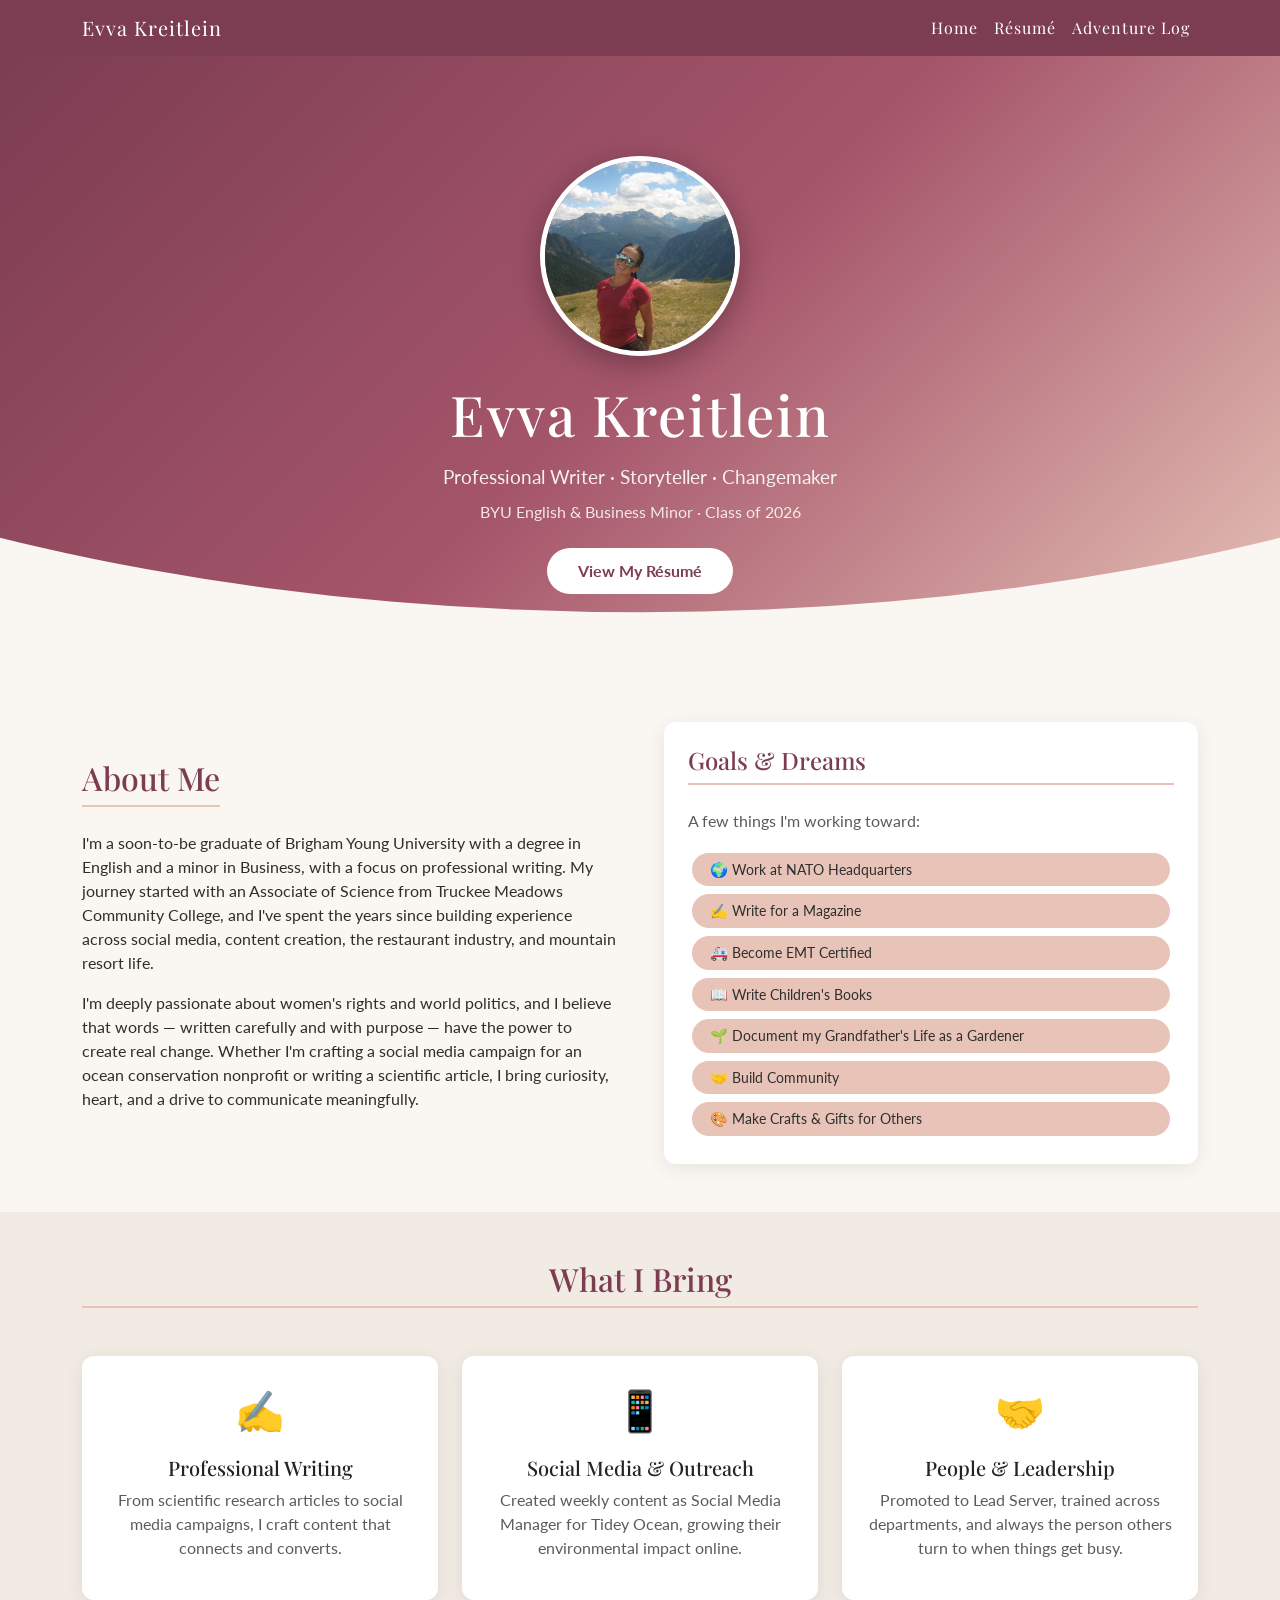
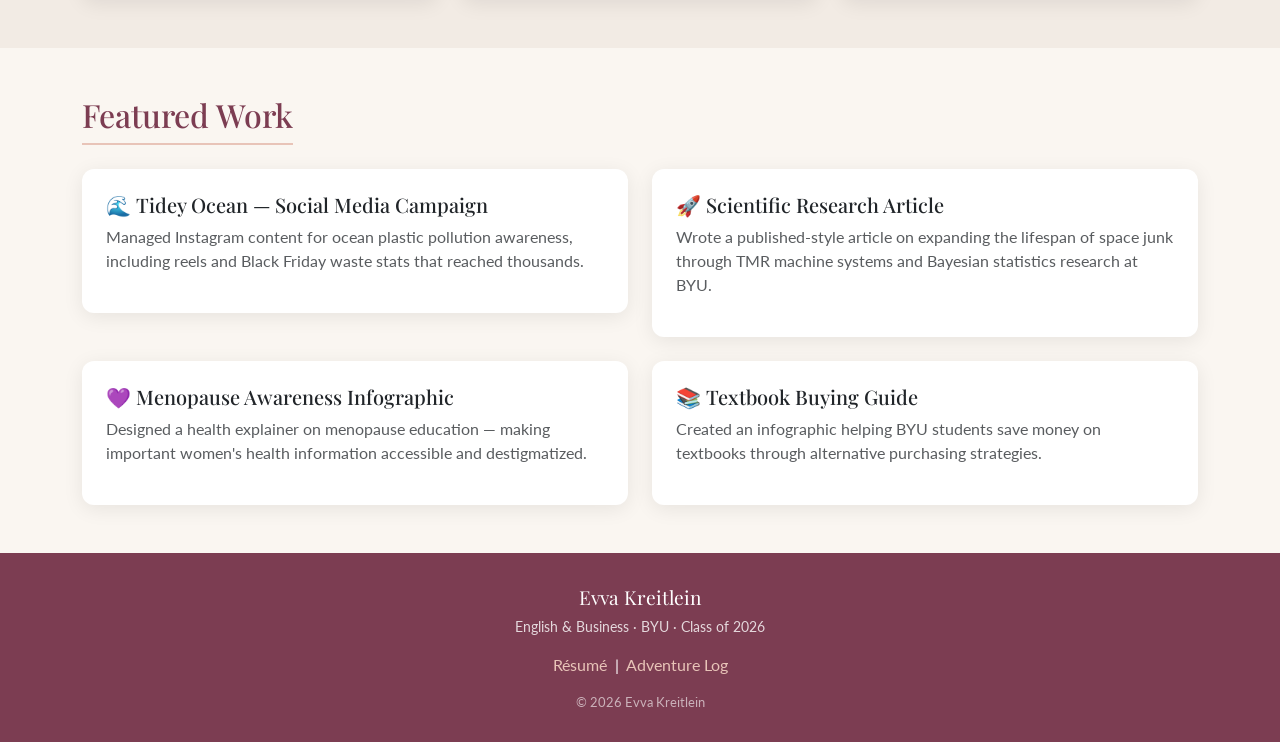
<file: index.html>
<!DOCTYPE html>
<html lang="en">
<head>
  <meta charset="UTF-8" />
  <meta name="viewport" content="width=device-width, initial-scale=1.0"/>
  <title>Evva Kreitlein</title>
  <link href="https://cdn.jsdelivr.net/npm/bootstrap@5.3.2/dist/css/bootstrap.min.css" rel="stylesheet"/>
  <link href="https://fonts.googleapis.com/css2?family=Playfair+Display:wght@400;700&family=Lato:wght@300;400;700&display=swap" rel="stylesheet"/>
  <link rel="stylesheet" href="https://cdn.jsdelivr.net/npm/bootstrap-icons@1.11.1/font/bootstrap-icons.css"/>
  <style>
    :root {
      --cream: #faf6f1;
      --blush: #e8c4b8;
      --wine: #7c3d52;
      --sage: #8a9e8a;
      --charcoal: #2e2e2e;
    }
    body { font-family: 'Lato', sans-serif; background-color: var(--cream); color: var(--charcoal); }
    h1, h2, h3, h4, h5 { font-family: 'Playfair Display', serif; }

    /* NAV */
    .navbar { background-color: var(--wine) !important; }
    .navbar-brand, .nav-link { color: #fff !important; font-family: 'Playfair Display', serif; letter-spacing: 1px; }
    .nav-link:hover { color: var(--blush) !important; }

    /* HERO */
    .hero {
      background: linear-gradient(135deg, var(--wine) 0%, #a5556a 50%, var(--blush) 100%);
      color: white;
      padding: 100px 0 80px;
      clip-path: ellipse(100% 90% at 50% 0%);
    }
    .hero h1 { font-size: 3.5rem; letter-spacing: 2px; }
    .hero p { font-size: 1.2rem; opacity: 0.9; max-width: 600px; margin: auto; }
    .hero-img {
      width: 200px; height: 200px;
      border-radius: 50%;
      border: 5px solid white;
      object-fit: cover;
      box-shadow: 0 8px 30px rgba(0,0,0,0.3);
    }

    /* SECTIONS */
    .section-title { color: var(--wine); border-bottom: 2px solid var(--blush); padding-bottom: 8px; display: inline-block; margin-bottom: 1.5rem; }
    .card { border: none; border-radius: 12px; box-shadow: 0 4px 20px rgba(0,0,0,0.08); transition: transform 0.2s; }
    .card:hover { transform: translateY(-4px); }
    .card-header { background-color: var(--wine); color: white; border-radius: 12px 12px 0 0 !important; font-family: 'Playfair Display', serif; }

    /* GOALS PILLS */
    .goal-pill { background-color: var(--blush); color: var(--charcoal); border-radius: 30px; padding: 6px 18px; display: inline-block; margin: 4px; font-size: 0.9rem; }

    /* FOOTER */
    footer { background-color: var(--wine); color: #fff; padding: 30px 0; }
    footer a { color: var(--blush); text-decoration: none; }
  </style>
</head>
<body>

<!-- NAVBAR -->
<nav class="navbar navbar-expand-lg">
  <div class="container">
    <a class="navbar-brand" href="index.html">Evva Kreitlein</a>
    <button class="navbar-toggler" type="button" data-bs-toggle="collapse" data-bs-target="#navbarNav">
      <span class="navbar-toggler-icon" style="filter:invert(1)"></span>
    </button>
    <div class="collapse navbar-collapse" id="navbarNav">
      <ul class="navbar-nav ms-auto">
        <li class="nav-item"><a class="nav-link" href="index.html">Home</a></li>
        <li class="nav-item"><a class="nav-link" href="resume.html">Résumé</a></li>
        <li class="nav-item"><a class="nav-link" href="scratch.html">Adventure Log</a></li>
      </ul>
    </div>
  </div>
</nav>

<!-- HERO -->
<section class="hero text-center">
  <div class="container">
    <img src="images/Profile_pic.jpg" alt="Evva Kreitlein" class="hero-img mb-4"/>
    <h1>Evva Kreitlein</h1>
    <p class="mt-3">Professional Writer · Storyteller · Changemaker</p>
    <p class="mt-2" style="font-size:1rem; opacity:0.85;">BYU English & Business Minor · Class of 2026</p>
    <a href="resume.html" class="btn mt-4" style="background:white; color:var(--wine); font-weight:700; border-radius:30px; padding: 10px 30px;">View My Résumé</a>
  </div>
</section>

<!-- ABOUT -->
<section class="py-5">
  <div class="container">
    <div class="row align-items-center g-5">
      <div class="col-md-6">
        <h2 class="section-title">About Me</h2>
        <p>I'm a soon-to-be graduate of Brigham Young University with a degree in English and a minor in Business, with a focus on professional writing. My journey started with an Associate of Science from Truckee Meadows Community College, and I've spent the years since building experience across social media, content creation, the restaurant industry, and mountain resort life.</p>
        <p>I'm deeply passionate about women's rights and world politics, and I believe that words — written carefully and with purpose — have the power to create real change. Whether I'm crafting a social media campaign for an ocean conservation nonprofit or writing a scientific article, I bring curiosity, heart, and a drive to communicate meaningfully.</p>
      </div>
      <div class="col-md-6">
        <div class="card p-4">
          <h4 class="section-title">Goals & Dreams</h4>
          <p class="text-muted mb-3">A few things I'm working toward:</p>
          <span class="goal-pill">🌍 Work at NATO Headquarters</span>
          <span class="goal-pill">✍️ Write for a Magazine</span>
          <span class="goal-pill">🚑 Become EMT Certified</span>
          <span class="goal-pill">📖 Write Children's Books</span>
          <span class="goal-pill">🌱 Document my Grandfather's Life as a Gardener</span>
          <span class="goal-pill">🤝 Build Community</span>
          <span class="goal-pill">🎨 Make Crafts & Gifts for Others</span>
        </div>
      </div>
    </div>
  </div>
</section>

<!-- HIGHLIGHTS -->
<section class="py-5" style="background-color:#f2ebe4;">
  <div class="container">
    <h2 class="section-title text-center d-block">What I Bring</h2>
    <div class="row g-4 mt-2">
      <div class="col-md-4">
        <div class="card h-100 p-4 text-center">
          <div style="font-size:2.5rem; color:var(--wine);">✍️</div>
          <h5 class="mt-3">Professional Writing</h5>
          <p class="text-muted">From scientific research articles to social media campaigns, I craft content that connects and converts.</p>
        </div>
      </div>
      <div class="col-md-4">
        <div class="card h-100 p-4 text-center">
          <div style="font-size:2.5rem; color:var(--wine);">📱</div>
          <h5 class="mt-3">Social Media & Outreach</h5>
          <p class="text-muted">Created weekly content as Social Media Manager for Tidey Ocean, growing their environmental impact online.</p>
        </div>
      </div>
      <div class="col-md-4">
        <div class="card h-100 p-4 text-center">
          <div style="font-size:2.5rem; color:var(--wine);">🤝</div>
          <h5 class="mt-3">People & Leadership</h5>
          <p class="text-muted">Promoted to Lead Server, trained across departments, and always the person others turn to when things get busy.</p>
        </div>
      </div>
    </div>
  </div>
</section>

<!-- PORTFOLIO PREVIEW -->
<section class="py-5">
  <div class="container">
    <h2 class="section-title">Featured Work</h2>
    <div class="row g-4">
      <div class="col-md-6">
        <div class="card p-4">
          <h5>🌊 Tidey Ocean — Social Media Campaign</h5>
          <p class="text-muted">Managed Instagram content for ocean plastic pollution awareness, including reels and Black Friday waste stats that reached thousands.</p>
        </div>
      </div>
      <div class="col-md-6">
        <div class="card p-4">
          <h5>🚀 Scientific Research Article</h5>
          <p class="text-muted">Wrote a published-style article on expanding the lifespan of space junk through TMR machine systems and Bayesian statistics research at BYU.</p>
        </div>
      </div>
      <div class="col-md-6">
        <div class="card p-4">
          <h5>💜 Menopause Awareness Infographic</h5>
          <p class="text-muted">Designed a health explainer on menopause education — making important women's health information accessible and destigmatized.</p>
        </div>
      </div>
      <div class="col-md-6">
        <div class="card p-4">
          <h5>📚 Textbook Buying Guide</h5>
          <p class="text-muted">Created an infographic helping BYU students save money on textbooks through alternative purchasing strategies.</p>
        </div>
      </div>
    </div>
  </div>
</section>

<!-- FOOTER -->
<footer class="text-center">
  <div class="container">
    <p class="mb-1" style="font-family:'Playfair Display',serif; font-size:1.2rem;">Evva Kreitlein</p>
    <p style="opacity:0.8; font-size:0.9rem;">English & Business · BYU · Class of 2026</p>
    <a href="resume.html">Résumé</a> &nbsp;|&nbsp;
    <a href="scratch.html">Adventure Log</a>
    <p class="mt-3 mb-0" style="opacity:0.6; font-size:0.8rem;">© 2026 Evva Kreitlein</p>
  </div>
</footer>

<script src="https://cdn.jsdelivr.net/npm/bootstrap@5.3.2/dist/js/bootstrap.bundle.min.js"></script>
</body>
</html>
</file>
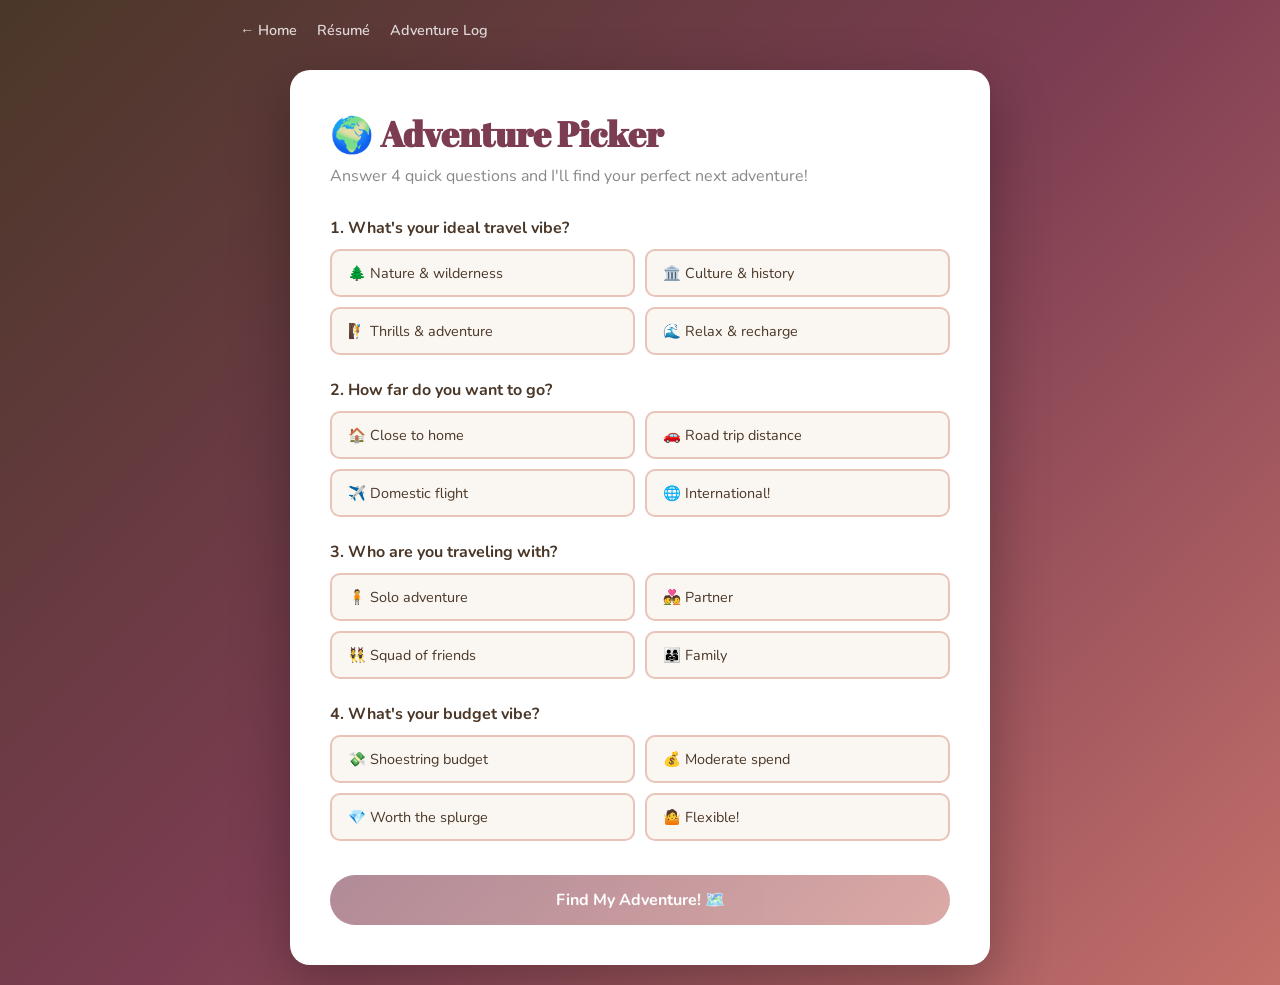
<file: app.html>
<!DOCTYPE html>
<html lang="en">
<head>
  <meta charset="UTF-8"/>
  <meta name="viewport" content="width=device-width, initial-scale=1.0"/>
  <title>Adventure Picker — Evva Kreitlein</title>
  <link href="https://fonts.googleapis.com/css2?family=Abril+Fatface&family=Nunito:wght@300;400;600;700&display=swap" rel="stylesheet"/>
  <style>
    * { margin: 0; padding: 0; box-sizing: border-box; }
    body {
      font-family: 'Nunito', sans-serif;
      background: linear-gradient(135deg, #4a3728 0%, #7c3d52 50%, #c4706a 100%);
      min-height: 100vh;
      display: flex;
      flex-direction: column;
      align-items: center;
      padding: 20px;
    }
    nav {
      width: 100%;
      max-width: 800px;
      display: flex;
      gap: 20px;
      margin-bottom: 30px;
    }
    nav a {
      color: rgba(255,255,255,0.8);
      text-decoration: none;
      font-weight: 600;
      font-size: 0.9rem;
    }
    nav a:hover { color: white; }

    .card {
      background: white;
      border-radius: 20px;
      padding: 40px;
      max-width: 700px;
      width: 100%;
      box-shadow: 0 20px 60px rgba(0,0,0,0.3);
    }
    h1 {
      font-family: 'Abril Fatface', serif;
      color: #7c3d52;
      font-size: 2.2rem;
      margin-bottom: 8px;
    }
    .subtitle {
      color: #888;
      margin-bottom: 30px;
      font-size: 1rem;
    }

    /* QUESTIONS */
    .question-block { margin-bottom: 24px; }
    .question-block label {
      display: block;
      font-weight: 700;
      color: #4a3728;
      margin-bottom: 10px;
      font-size: 1rem;
    }
    .options {
      display: grid;
      grid-template-columns: 1fr 1fr;
      gap: 10px;
    }
    .option-btn {
      background: #faf6f1;
      border: 2px solid #e8c4b8;
      border-radius: 10px;
      padding: 12px 16px;
      cursor: pointer;
      font-family: 'Nunito', sans-serif;
      font-size: 0.9rem;
      color: #4a3728;
      transition: all 0.2s;
      text-align: left;
    }
    .option-btn:hover { border-color: #7c3d52; background: #f2ebe0; }
    .option-btn.selected { background: #7c3d52; color: white; border-color: #7c3d52; }

    .submit-btn {
      background: linear-gradient(135deg, #7c3d52, #c4706a);
      color: white;
      border: none;
      border-radius: 30px;
      padding: 14px 40px;
      font-family: 'Nunito', sans-serif;
      font-size: 1rem;
      font-weight: 700;
      cursor: pointer;
      width: 100%;
      margin-top: 10px;
      transition: transform 0.2s;
    }
    .submit-btn:hover { transform: scale(1.02); }
    .submit-btn:disabled { opacity: 0.6; cursor: not-allowed; transform: none; }

    /* RESULT */
    .result-box {
      display: none;
      background: #faf6f1;
      border-radius: 14px;
      padding: 24px;
      margin-top: 24px;
      border-left: 4px solid #7c3d52;
    }
    .result-box h3 {
      color: #7c3d52;
      font-family: 'Abril Fatface', serif;
      font-size: 1.4rem;
      margin-bottom: 10px;
    }
    .result-box p { color: #4a4a4a; line-height: 1.7; }
    .loading { color: #888; font-style: italic; }

    .reset-btn {
      background: none;
      border: 2px solid #7c3d52;
      color: #7c3d52;
      border-radius: 30px;
      padding: 10px 30px;
      font-family: 'Nunito', sans-serif;
      font-weight: 700;
      cursor: pointer;
      margin-top: 16px;
      transition: all 0.2s;
    }
    .reset-btn:hover { background: #7c3d52; color: white; }

    .emoji-big { font-size: 2rem; margin-bottom: 8px; display: block; }
  </style>
</head>
<body>

<nav>
  <a href="index.html">← Home</a>
  <a href="resume.html">Résumé</a>
  <a href="scratch.html">Adventure Log</a>
</nav>

<div class="card">
  <h1>🌍 Adventure Picker</h1>
  <p class="subtitle">Answer 4 quick questions and I'll find your perfect next adventure!</p>

  <div id="quiz">
    <div class="question-block">
      <label>1. What's your ideal travel vibe?</label>
      <div class="options">
        <button class="option-btn" onclick="select(this, 'vibe', 'nature')">🌲 Nature & wilderness</button>
        <button class="option-btn" onclick="select(this, 'vibe', 'culture')">🏛️ Culture & history</button>
        <button class="option-btn" onclick="select(this, 'vibe', 'adventure')">🧗 Thrills & adventure</button>
        <button class="option-btn" onclick="select(this, 'vibe', 'relax')">🌊 Relax & recharge</button>
      </div>
    </div>

    <div class="question-block">
      <label>2. How far do you want to go?</label>
      <div class="options">
        <button class="option-btn" onclick="select(this, 'distance', 'local')">🏠 Close to home</button>
        <button class="option-btn" onclick="select(this, 'distance', 'road')">🚗 Road trip distance</button>
        <button class="option-btn" onclick="select(this, 'distance', 'domestic')">✈️ Domestic flight</button>
        <button class="option-btn" onclick="select(this, 'distance', 'international')">🌐 International!</button>
      </div>
    </div>

    <div class="question-block">
      <label>3. Who are you traveling with?</label>
      <div class="options">
        <button class="option-btn" onclick="select(this, 'group', 'solo')">🧍 Solo adventure</button>
        <button class="option-btn" onclick="select(this, 'group', 'partner')">💑 Partner</button>
        <button class="option-btn" onclick="select(this, 'group', 'friends')">👯 Squad of friends</button>
        <button class="option-btn" onclick="select(this, 'group', 'family')">👨‍👩‍👧 Family</button>
      </div>
    </div>

    <div class="question-block">
      <label>4. What's your budget vibe?</label>
      <div class="options">
        <button class="option-btn" onclick="select(this, 'budget', 'shoestring')">💸 Shoestring budget</button>
        <button class="option-btn" onclick="select(this, 'budget', 'moderate')">💰 Moderate spend</button>
        <button class="option-btn" onclick="select(this, 'budget', 'splurge')">💎 Worth the splurge</button>
        <button class="option-btn" onclick="select(this, 'budget', 'flexible')">🤷 Flexible!</button>
      </div>
    </div>

    <button class="submit-btn" id="submitBtn" onclick="getRecommendation()" disabled>
      Find My Adventure! 🗺️
    </button>
  </div>

  <div class="result-box" id="resultBox">
    <span class="emoji-big" id="resultEmoji">🌍</span>
    <h3 id="resultTitle">Your Adventure Awaits!</h3>
    <p id="resultText"></p>
    <button class="reset-btn" onclick="resetQuiz()">Try Again ↺</button>
  </div>
</div>

<script>
  const answers = { vibe: null, distance: null, group: null, budget: null };

  function select(btn, category, value) {
    // Deselect others in same group
    const siblings = btn.parentElement.querySelectorAll('.option-btn');
    siblings.forEach(b => b.classList.remove('selected'));
    btn.classList.add('selected');
    answers[category] = value;

    // Enable submit if all answered
    if (answers.vibe && answers.distance && answers.group && answers.budget) {
      document.getElementById('submitBtn').disabled = false;
    }
  }

  async function getRecommendation() {
    const btn = document.getElementById('submitBtn');
    btn.disabled = true;
    btn.textContent = 'Finding your adventure...';

    const resultBox = document.getElementById('resultBox');
    resultBox.style.display = 'block';
    document.getElementById('resultText').innerHTML = '<span class="loading">✨ Thinking of the perfect adventure for you...</span>';
    document.getElementById('resultTitle').textContent = 'One moment...';
    document.getElementById('resultEmoji').textContent = '🔮';

    const prompt = `You are a fun, enthusiastic travel advisor. Based on these preferences, recommend ONE specific adventure destination or experience. Be creative, specific, and exciting!

Travel preferences:
- Vibe: ${answers.vibe}
- Distance willing to travel: ${answers.distance}
- Traveling with: ${answers.group}
- Budget: ${answers.budget}

Give your response in this exact format:
EMOJI: (one relevant emoji)
DESTINATION: (name of the place or experience, max 8 words)
DESCRIPTION: (3-4 sentences about why this is perfect for them, what to do there, and one insider tip. Be warm, fun and enthusiastic!)`;

    try {
      const response = await fetch("https://api.anthropic.com/v1/messages", {
        method: "POST",
        headers: { "Content-Type": "application/json" },
        body: JSON.stringify({
          model: "claude-sonnet-4-20250514",
          max_tokens: 1000,
          messages: [{ role: "user", content: prompt }]
        })
      });

      const data = await response.json();
      const text = data.content[0].text;

      // Parse response
      const emojiMatch = text.match(/EMOJI:\s*(.+)/);
      const destMatch = text.match(/DESTINATION:\s*(.+)/);
      const descMatch = text.match(/DESCRIPTION:\s*([\s\S]+)/);

      document.getElementById('resultEmoji').textContent = emojiMatch ? emojiMatch[1].trim() : '🌍';
      document.getElementById('resultTitle').textContent = destMatch ? destMatch[1].trim() : 'Your Perfect Adventure!';
      document.getElementById('resultText').textContent = descMatch ? descMatch[1].trim() : text;

    } catch (error) {
      document.getElementById('resultEmoji').textContent = '🌄';
      document.getElementById('resultTitle').textContent = 'Adventure Suggestion!';
      document.getElementById('resultText').textContent = 'Based on your answers, try exploring a nearby national park for a nature-filled weekend getaway with stunning views and unforgettable memories!';
    }

    btn.textContent = 'Find My Adventure! 🗺️';
  }

  function resetQuiz() {
    Object.keys(answers).forEach(k => answers[k] = null);
    document.querySelectorAll('.option-btn').forEach(b => b.classList.remove('selected'));
    document.getElementById('submitBtn').disabled = true;
    document.getElementById('submitBtn').textContent = 'Find My Adventure! 🗺️';
    document.getElementById('resultBox').style.display = 'none';
  }
</script>
</body>
</html>
</file>
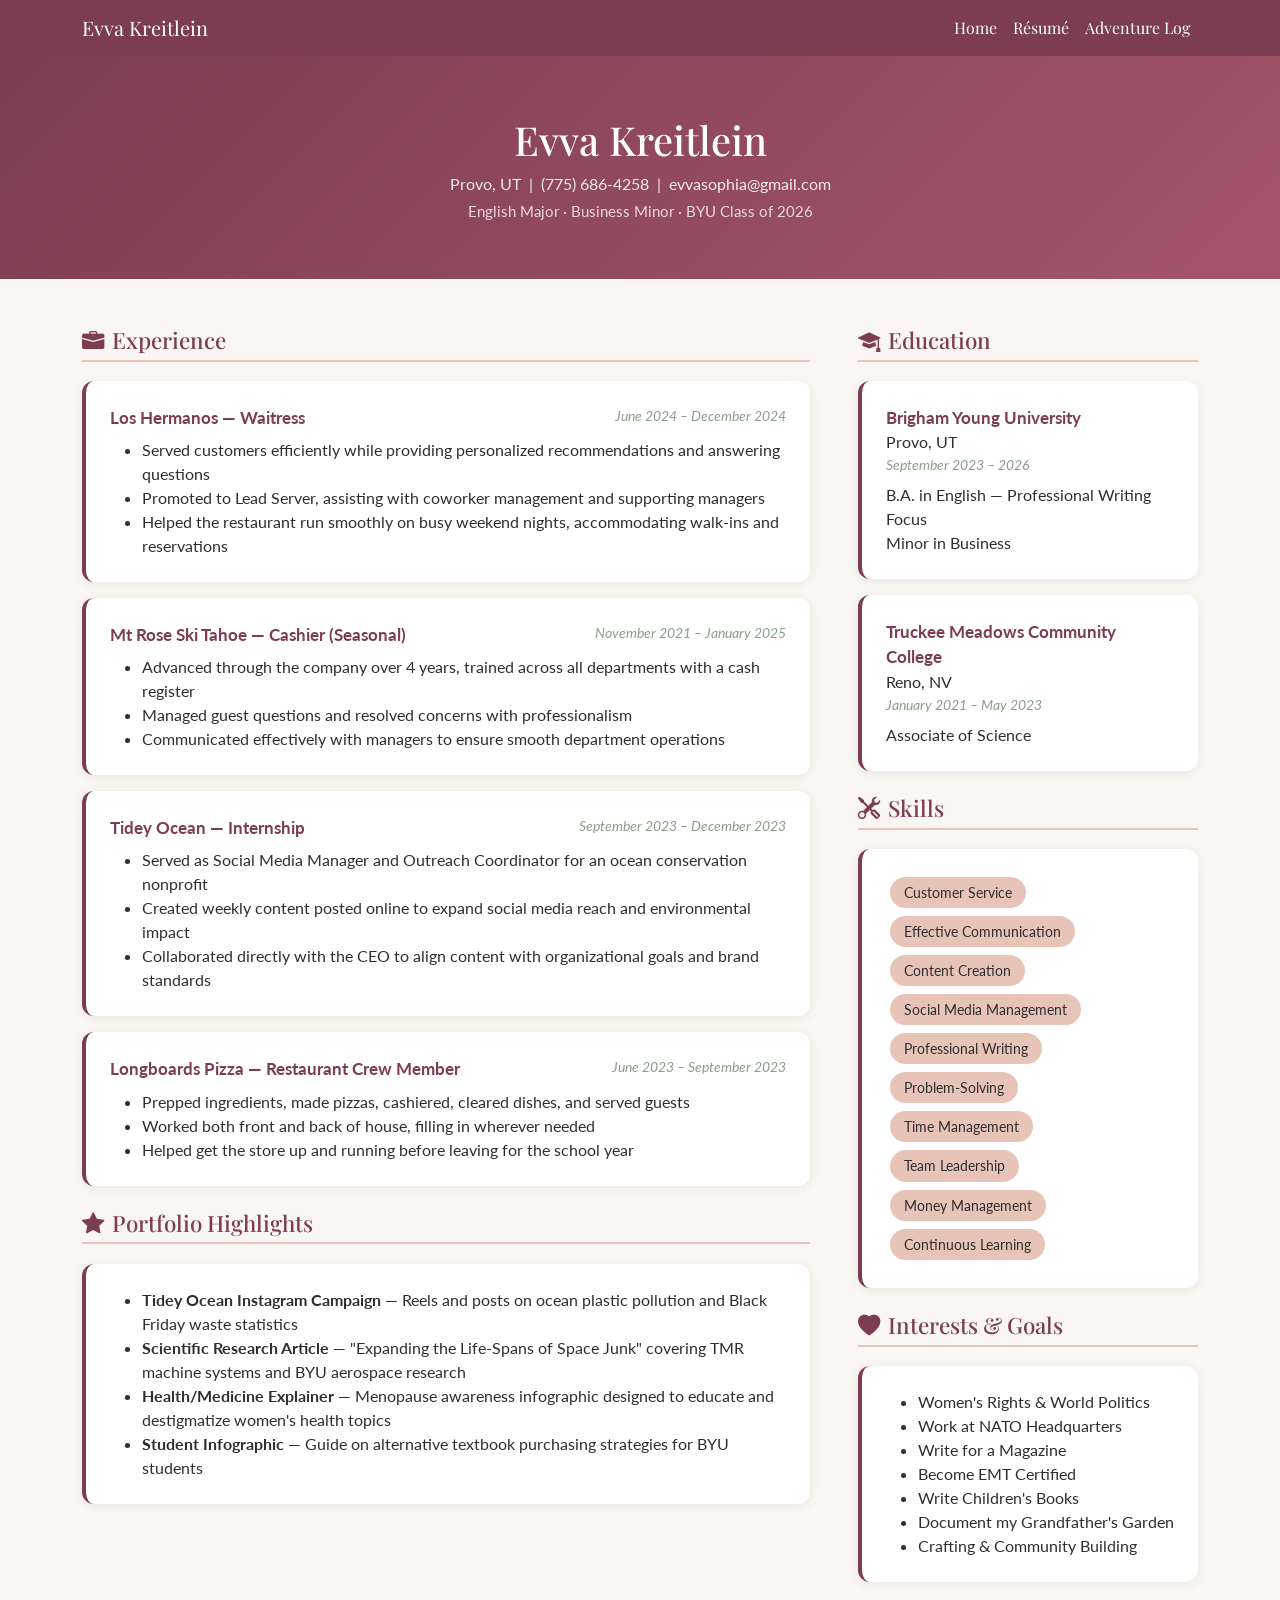
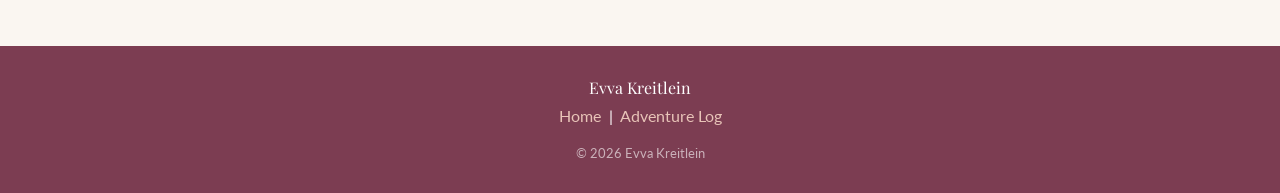
<file: resume.html>
<!DOCTYPE html>
<html lang="en">
<head>
  <meta charset="UTF-8" />
  <meta name="viewport" content="width=device-width, initial-scale=1.0"/>
  <title>Résumé — Evva Kreitlein</title>
  <link href="https://cdn.jsdelivr.net/npm/bootstrap@5.3.2/dist/css/bootstrap.min.css" rel="stylesheet"/>
  <link href="https://fonts.googleapis.com/css2?family=Playfair+Display:wght@400;700&family=Lato:wght@300;400;700&display=swap" rel="stylesheet"/>
  <link rel="stylesheet" href="https://cdn.jsdelivr.net/npm/bootstrap-icons@1.11.1/font/bootstrap-icons.css"/>
  <style>
    :root {
      --cream: #faf6f1;
      --blush: #e8c4b8;
      --wine: #7c3d52;
      --sage: #8a9e8a;
      --charcoal: #2e2e2e;
    }
    body { font-family: 'Lato', sans-serif; background-color: var(--cream); color: var(--charcoal); }
    h1, h2, h3, h4, h5 { font-family: 'Playfair Display', serif; }
    .navbar { background-color: var(--wine) !important; }
    .navbar-brand, .nav-link { color: #fff !important; font-family: 'Playfair Display', serif; }
    .nav-link:hover { color: var(--blush) !important; }

    .resume-header {
      background: linear-gradient(135deg, var(--wine), #a5556a);
      color: white;
      padding: 60px 0 40px;
    }
    .section-title {
      color: var(--wine);
      font-size: 1.4rem;
      border-bottom: 2px solid var(--blush);
      padding-bottom: 6px;
      margin-bottom: 1.2rem;
    }
    .resume-card {
      background: white;
      border-radius: 12px;
      padding: 24px;
      margin-bottom: 16px;
      box-shadow: 0 2px 12px rgba(0,0,0,0.07);
      border-left: 4px solid var(--wine);
    }
    .job-title { font-weight: 700; color: var(--wine); font-size: 1.05rem; }
    .job-date { color: var(--sage); font-size: 0.88rem; font-style: italic; }
    .skill-badge {
      background-color: var(--blush);
      color: var(--charcoal);
      border-radius: 20px;
      padding: 5px 14px;
      display: inline-block;
      margin: 4px;
      font-size: 0.88rem;
    }
    footer { background-color: var(--wine); color: #fff; padding: 30px 0; }
    footer a { color: var(--blush); text-decoration: none; }
  </style>
</head>
<body>

<!-- NAVBAR -->
<nav class="navbar navbar-expand-lg">
  <div class="container">
    <a class="navbar-brand" href="index.html">Evva Kreitlein</a>
    <button class="navbar-toggler" type="button" data-bs-toggle="collapse" data-bs-target="#navbarNav">
      <span class="navbar-toggler-icon" style="filter:invert(1)"></span>
    </button>
    <div class="collapse navbar-collapse" id="navbarNav">
      <ul class="navbar-nav ms-auto">
        <li class="nav-item"><a class="nav-link" href="index.html">Home</a></li>
        <li class="nav-item"><a class="nav-link" href="resume.html">Résumé</a></li>
        <li class="nav-item"><a class="nav-link" href="scratch.html">Adventure Log</a></li>
      </ul>
    </div>
  </div>
</nav>

<!-- HEADER -->
<div class="resume-header text-center">
  <h1>Evva Kreitlein</h1>
  <p class="mb-1" style="opacity:0.9;">Provo, UT &nbsp;|&nbsp; (775) 686-4258 &nbsp;|&nbsp; evvasophia@gmail.com</p>
  <p style="opacity:0.8; font-size:0.95rem;">English Major · Business Minor · BYU Class of 2026</p>
</div>

<div class="container py-5">
  <div class="row g-5">

    <!-- LEFT COLUMN -->
    <div class="col-lg-8">

      <!-- EXPERIENCE -->
      <h2 class="section-title"><i class="bi bi-briefcase-fill me-2"></i>Experience</h2>

      <div class="resume-card">
        <div class="d-flex justify-content-between flex-wrap">
          <span class="job-title">Los Hermanos — Waitress</span>
          <span class="job-date">June 2024 – December 2024</span>
        </div>
        <ul class="mt-2 mb-0">
          <li>Served customers efficiently while providing personalized recommendations and answering questions</li>
          <li>Promoted to Lead Server, assisting with coworker management and supporting managers</li>
          <li>Helped the restaurant run smoothly on busy weekend nights, accommodating walk-ins and reservations</li>
        </ul>
      </div>

      <div class="resume-card">
        <div class="d-flex justify-content-between flex-wrap">
          <span class="job-title">Mt Rose Ski Tahoe — Cashier (Seasonal)</span>
          <span class="job-date">November 2021 – January 2025</span>
        </div>
        <ul class="mt-2 mb-0">
          <li>Advanced through the company over 4 years, trained across all departments with a cash register</li>
          <li>Managed guest questions and resolved concerns with professionalism</li>
          <li>Communicated effectively with managers to ensure smooth department operations</li>
        </ul>
      </div>

      <div class="resume-card">
        <div class="d-flex justify-content-between flex-wrap">
          <span class="job-title">Tidey Ocean — Internship</span>
          <span class="job-date">September 2023 – December 2023</span>
        </div>
        <ul class="mt-2 mb-0">
          <li>Served as Social Media Manager and Outreach Coordinator for an ocean conservation nonprofit</li>
          <li>Created weekly content posted online to expand social media reach and environmental impact</li>
          <li>Collaborated directly with the CEO to align content with organizational goals and brand standards</li>
        </ul>
      </div>

      <div class="resume-card">
        <div class="d-flex justify-content-between flex-wrap">
          <span class="job-title">Longboards Pizza — Restaurant Crew Member</span>
          <span class="job-date">June 2023 – September 2023</span>
        </div>
        <ul class="mt-2 mb-0">
          <li>Prepped ingredients, made pizzas, cashiered, cleared dishes, and served guests</li>
          <li>Worked both front and back of house, filling in wherever needed</li>
          <li>Helped get the store up and running before leaving for the school year</li>
        </ul>
      </div>

      <!-- PORTFOLIO -->
      <h2 class="section-title mt-4"><i class="bi bi-star-fill me-2"></i>Portfolio Highlights</h2>
      <div class="resume-card">
        <ul class="mb-0">
          <li><strong>Tidey Ocean Instagram Campaign</strong> — Reels and posts on ocean plastic pollution and Black Friday waste statistics</li>
          <li><strong>Scientific Research Article</strong> — "Expanding the Life-Spans of Space Junk" covering TMR machine systems and BYU aerospace research</li>
          <li><strong>Health/Medicine Explainer</strong> — Menopause awareness infographic designed to educate and destigmatize women's health topics</li>
          <li><strong>Student Infographic</strong> — Guide on alternative textbook purchasing strategies for BYU students</li>
        </ul>
      </div>

    </div>

    <!-- RIGHT COLUMN -->
    <div class="col-lg-4">

      <!-- EDUCATION -->
      <h2 class="section-title"><i class="bi bi-mortarboard-fill me-2"></i>Education</h2>

      <div class="resume-card">
        <div class="job-title">Brigham Young University</div>
        <div>Provo, UT</div>
        <div class="job-date">September 2023 – 2026</div>
        <p class="mt-2 mb-0">B.A. in English — Professional Writing Focus<br/>Minor in Business</p>
      </div>

      <div class="resume-card">
        <div class="job-title">Truckee Meadows Community College</div>
        <div>Reno, NV</div>
        <div class="job-date">January 2021 – May 2023</div>
        <p class="mt-2 mb-0">Associate of Science</p>
      </div>

      <!-- SKILLS -->
      <h2 class="section-title mt-4"><i class="bi bi-tools me-2"></i>Skills</h2>
      <div class="resume-card">
        <span class="skill-badge">Customer Service</span>
        <span class="skill-badge">Effective Communication</span>
        <span class="skill-badge">Content Creation</span>
        <span class="skill-badge">Social Media Management</span>
        <span class="skill-badge">Professional Writing</span>
        <span class="skill-badge">Problem-Solving</span>
        <span class="skill-badge">Time Management</span>
        <span class="skill-badge">Team Leadership</span>
        <span class="skill-badge">Money Management</span>
        <span class="skill-badge">Continuous Learning</span>
      </div>

      <!-- INTERESTS -->
      <h2 class="section-title mt-4"><i class="bi bi-heart-fill me-2"></i>Interests & Goals</h2>
      <div class="resume-card">
        <ul class="mb-0">
          <li>Women's Rights & World Politics</li>
          <li>Work at NATO Headquarters</li>
          <li>Write for a Magazine</li>
          <li>Become EMT Certified</li>
          <li>Write Children's Books</li>
          <li>Document my Grandfather's Garden</li>
          <li>Crafting & Community Building</li>
        </ul>
      </div>

    </div>
  </div>
</div>

<footer class="text-center">
  <div class="container">
    <p class="mb-1" style="font-family:'Playfair Display',serif;">Evva Kreitlein</p>
    <a href="index.html">Home</a> &nbsp;|&nbsp; <a href="scratch.html">Adventure Log</a>
    <p class="mt-3 mb-0" style="opacity:0.6; font-size:0.8rem;">© 2026 Evva Kreitlein</p>
  </div>
</footer>

<script src="https://cdn.jsdelivr.net/npm/bootstrap@5.3.2/dist/js/bootstrap.bundle.min.js"></script>
</body>
</html>
</file>
